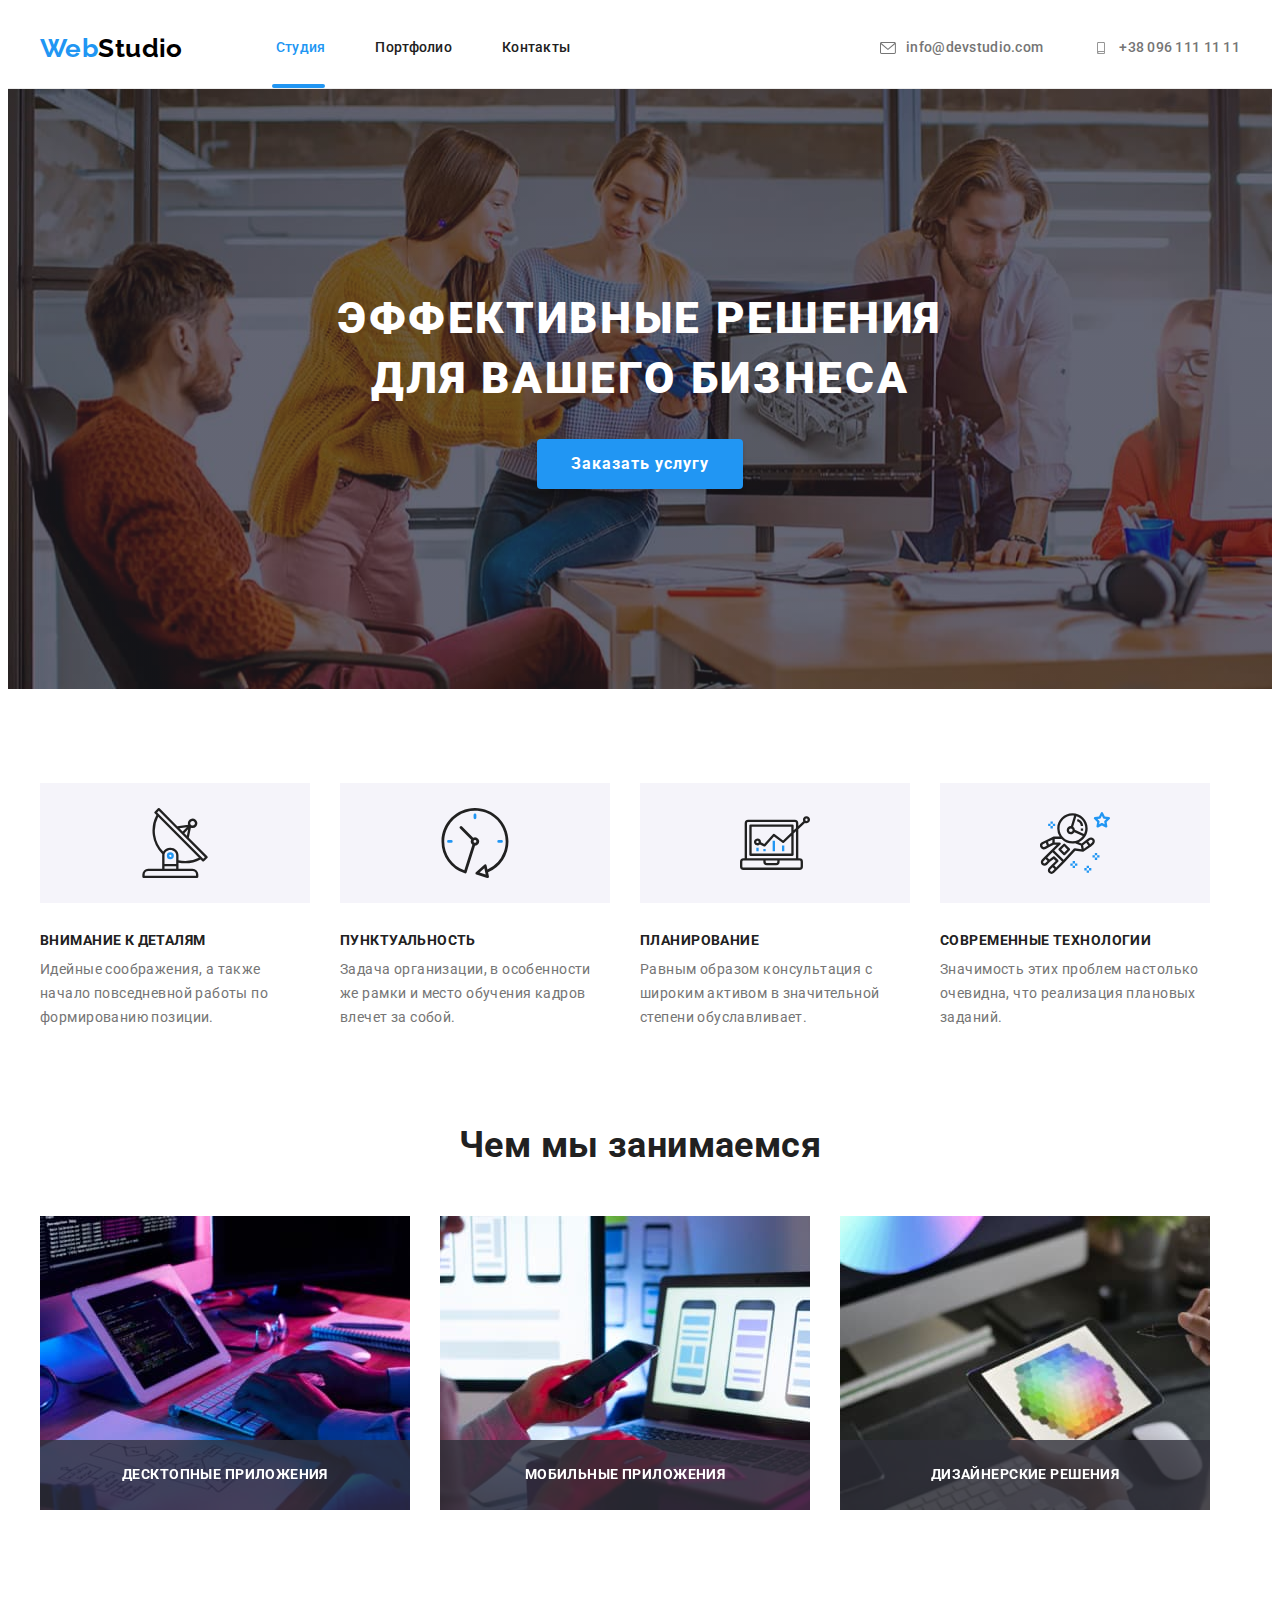
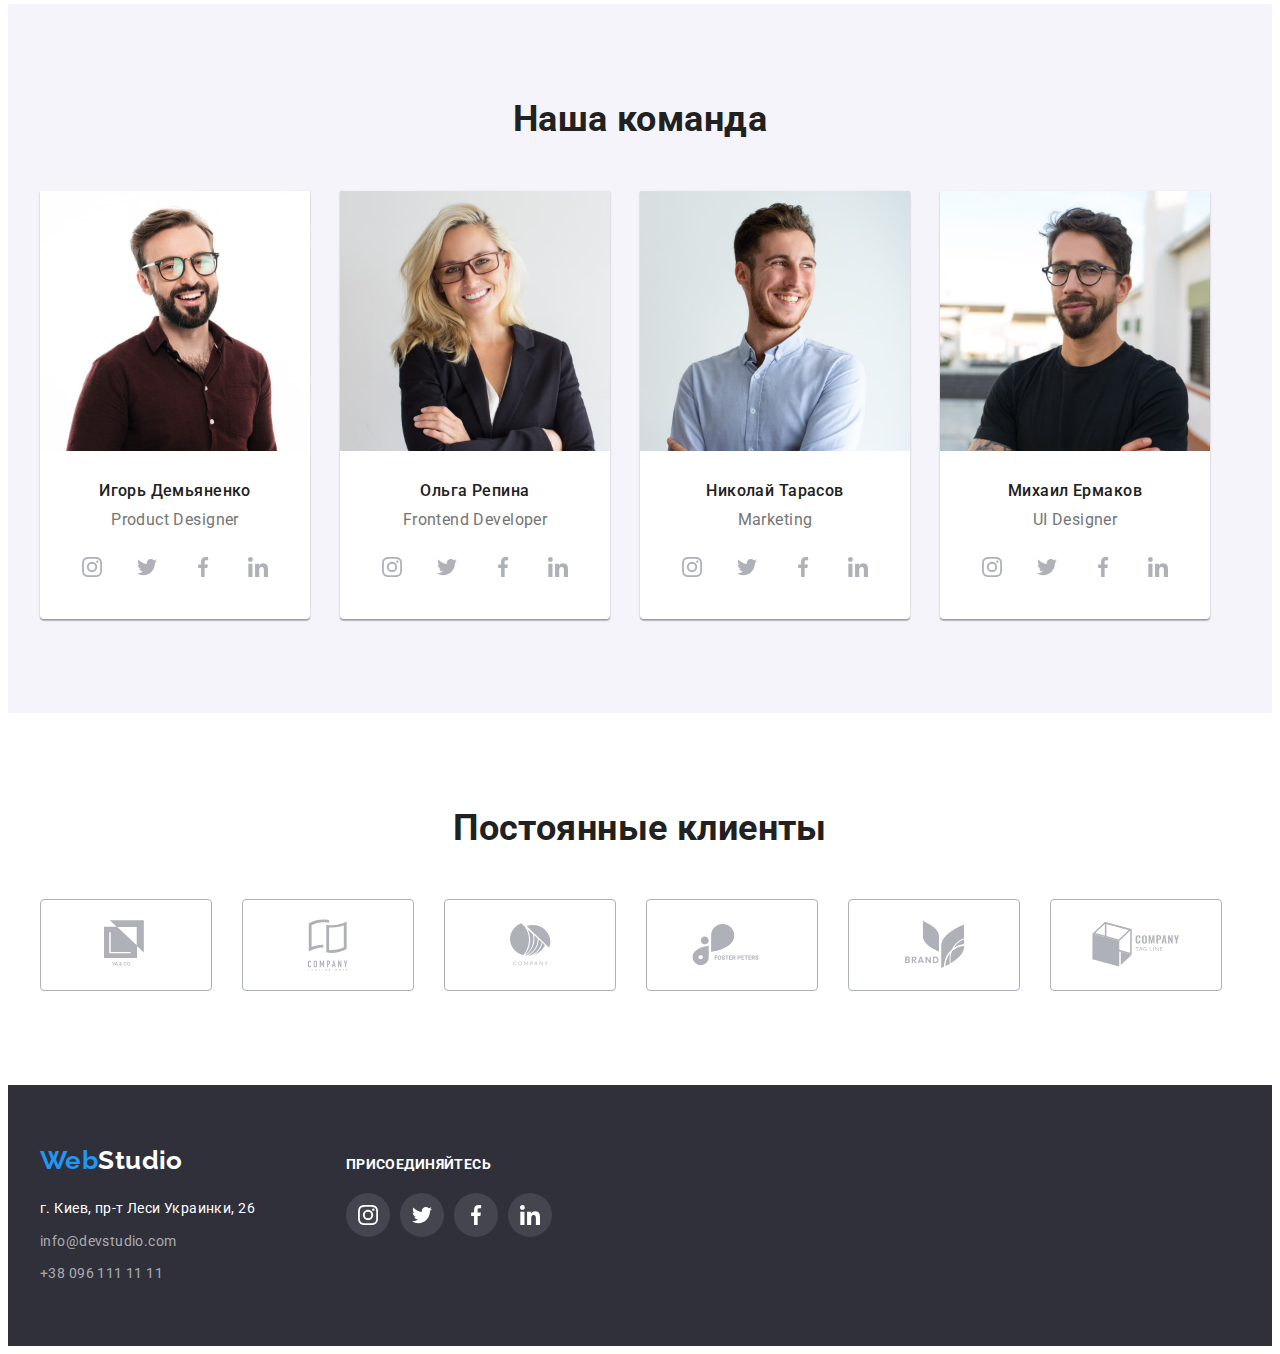
<file: index.html>
<!DOCTYPE html>
<html lang="ru">
  <head>
    <meta charset="UTF-8" />
    <meta http-equiv="X-UA-Compatible" content="IE=edge" />
    <meta name="viewport" content="width=device-width, initial-scale=1.0" />
    <link rel="preconnect" href="https://fonts.gstatic.com" />
    <link
      href="https://fonts.googleapis.com/css2?family=Raleway:wght@700&family=Roboto:wght@400;500;700;900&display=swap"
      rel="stylesheet"
    />
    <link rel="stylesheet" href="./css/styles.css" />
    <link
      rel="stylesheet"
      href="https://cdnjs.cloudflare.com/ajax/libs/modern-normalize/0.2.0/modern-normalize.min.css"
      integrity="sha512-sqIVMkf5f8XGYI/UZYGs7wODxlUeoj9JknataPfUwtvrSKWMHrMXGZ7Evb6nabFYJQG15vFFyALe6r0nWCD1Ug=="
      crossorigin="anonymous"
    />
    <title>Студия</title>
  </head>
  <body>
    <!--Header-->
    <header class="header">
      <div class="container">
        <nav class="navigation">
          <a href="./index.html" class="logo"
            ><span class="logo-web">Web</span>Studio</a
          >
          <ul class="list nav-links">
            <li class="item">
              <a href="./index.html" class="nav-link current-page">Студия</a>
            </li>
            <li class="item">
              <a href="./portfolio.html" class="nav-link">Портфолио</a>
            </li>
            <li class="item">
              <a href="#" class="nav-link">Контакты</a>
            </li>
          </ul>
        </nav>
        <ul class="list header-contacts">
          <li class="item">
            <a href="mailto:info@devstudio.com" class="header-contact">
              <svg class="icon" aria-label="Электронный адрес" width="16px" height="12px">
                <use href="./images/icons.svg#envelope"></use>
              </svg>
              info@devstudio.com</a
            >
          </li>
          <li class="item">
            <a href="tel:+380961111111" class="header-contact">
              <svg class="icon" aria-label="Номер телефона" width="16px" height="12px">
                <use href="./images/icons.svg#smartphone"></use>
              </svg>
              +38 096 111 11 11</a
            >
          </li>
        </ul>
      </div>
    </header>
    <main>
      <!--Hero-->
      <section class="section hero">
        <h1 class="hero-title">ЭФФЕКТИВНЫЕ РЕШЕНИЯ ДЛЯ ВАШЕГО БИЗНЕСА</h1>
        <button
          data-modal-open
          type="button"
          value="Заказать услугу"
          class="hero-button"
        >
          Заказать услугу
        </button>
        <div data-modal class="backdrop is-hidden">
          <div class="modal">
            <button
              data-modal-close
              type="button"
              value="закрыть окно"
              class="modal-close"
            >
              <svg aria-label="закрыть окно" width="18px" height="18x">
                <use href="./images/icons.svg#icon-x"></use>
              </svg>
            </button>
          </div>
        </div>
      </section>
      <!--feature-->
      <section class="section">
        <div class="container">
          <h2 class="visually-hidden">Наши преимущества</h2>
          <ul class="feature list">
            <li class="item">
              <div class="feature-icon">
                <svg aria-label="Иконка антенны" width="70px" height="70px">
                  <use href="./images/icons.svg#antenna"></use>
                </svg>
              </div>
              <h3 class="feature-title">Внимание к деталям</h3>
              <p>
                Идейные соображения, а также начало повседневной работы по
                формированию позиции.
              </p>
            </li>
            <li class="item">
              <div class="feature-icon">
                <svg aria-label="Иконка часов" width="70px" height="70px">
                  <use href="./images/icons.svg#clock"></use>
                </svg>
              </div>
              <h3 class="feature-title">Пунктуальность</h3>
              <p>
                Задача организации, в особенности же рамки и место обучения
                кадров влечет за собой.
              </p>
            </li>
            <li class="item">
              <div class="feature-icon">
                <svg aria-label="Иконка диаграммы" width="70px" height="70px">
                  <use href="./images/icons.svg#diagram"></use>
                </svg>
              </div>
              <h3 class="feature-title">Планирование</h3>
              <p>
                Равным образом консультация с широким активом в значительной
                степени обуславливает.
              </p>
            </li>
            <li class="item">
              <div class="feature-icon">
                <svg aria-label="Иконка астронавта" width="70px" height="70px">
                  <use href="./images/icons.svg#astronaut"></use>
                </svg>
              </div>
              <h3 class="feature-title">Современные технологии</h3>
              <p>
                Значимость этих проблем настолько очевидна, что реализация
                плановых заданий.
              </p>
            </li>
          </ul>
        </div>
      </section>
      <!--Our work-->
      <section class="section our-work">
        <div class="container">
          <h2 class="section-title">Чем мы занимаемся</h2>
          <ul class="our-work-lists list">
            <li class="our-work-list">
              <div class="our-work-box">
                <h3 class="our-work-title">десктопные приложения</h3>
              </div>
              <img src="./images/box1.jpg" alt="Пишем код" width="370" />
            </li>
            <li class="our-work-list">
              <div class="our-work-box">
                <h3 class="our-work-title">мобильные приложения</h3>
              </div>
              <img
                src="./images/box2.jpg"
                alt="Разрабатываем мобильные приложения"
                width="370"
              />
            </li>
            <li class="our-work-list">
              <div class="our-work-box">
                <h3 class="our-work-title">дизайнерские решения</h3>
              </div>
              <img
                src="./images/box3.jpg"
                alt="Разрабатываем дизайн"
                width="370"
              />
            </li>
          </ul>
        </div>
      </section>
      <!--Our team-->
      <section class="section our-team">
        <div class="container">
          <h2 class="section-title">Наша команда</h2>
          <ul class="team-list list">
            <li class="item">
              <img
                src="./images/photo1.jpg"
                alt="Фото Игоря Демьяненко"
                width="270"
              />
              <div class="member-description">
                <h3 class="team-member">Игорь Демьяненко</h3>
                <p class="team-position">Product Designer</p>
                <ul class="member-social-links">
                  <li>
                    <a
                      href="#"
                      class="social-link"
                      aria-label="иконка instagram"
                    >
                      <svg class="icon" width="20px" height="20px">
                        <use href="./images/icons.svg#instagram"></use>
                      </svg>
                    </a>
                  </li>
                  <li>
                    <a href="#" class="social-link" aria-label="иконка twitter">
                      <svg class="icon" width="20px" height="20px">
                        <use href="./images/icons.svg#twitter"></use>
                      </svg>
                    </a>
                  </li>
                  <li>
                    <a
                      href="#"
                      class="social-link"
                      aria-label="иконка facebook"
                    >
                      <svg class="icon" width="20px" height="20px">
                        <use href="./images/icons.svg#facebook"></use>
                      </svg>
                    </a>
                  </li>
                  <li>
                    <a
                      href="#"
                      class="social-link"
                      aria-label="иконка linkedin"
                    >
                      <svg class="icon" width="20px" height="20px">
                        <use href="./images/icons.svg#linkedin"></use>
                      </svg>
                    </a>
                  </li>
                </ul>
              </div>
            </li>
            <li class="item">
              <img
                src="./images/photo2.jpg"
                alt="Фото Ольги Репиной"
                width="270"
              />
              <div class="member-description">
                <h3 class="team-member">Ольга Репина</h3>
                <p class="team-position">Frontend Developer</p>
                <ul class="member-social-links">
                  <li>
                    <a
                      href="#"
                      class="social-link"
                      aria-label="иконка instagram"
                    >
                      <svg class="icon" width="20px" height="20px">
                        <use href="./images/icons.svg#instagram"></use>
                      </svg>
                    </a>
                  </li>
                  <li>
                    <a href="#" class="social-link" aria-label="иконка twitter">
                      <svg class="icon" width="20px" height="20px">
                        <use href="./images/icons.svg#twitter"></use>
                      </svg>
                    </a>
                  </li>
                  <li>
                    <a
                      href="#"
                      class="social-link"
                      aria-label="иконка facebook"
                    >
                      <svg class="icon" width="20px" height="20px">
                        <use href="./images/icons.svg#facebook"></use>
                      </svg>
                    </a>
                  </li>
                  <li>
                    <a
                      href="#"
                      class="social-link"
                      aria-label="иконка linkedin"
                    >
                      <svg class="icon" width="20px" height="20px">
                        <use href="./images/icons.svg#linkedin"></use>
                      </svg>
                    </a>
                  </li>
                </ul>
              </div>
            </li>
            <li class="item">
              <img
                src="./images/photo3.jpg"
                alt="Фото Николая Тарасова"
                width="270"
              />
              <div class="member-description">
                <h3 class="team-member">Николай Тарасов</h3>
                <p class="team-position">Marketing</p>
                <ul class="member-social-links">
                  <li>
                    <a
                      href="#"
                      class="social-link"
                      aria-label="иконка instagram"
                    >
                      <svg class="icon" width="20px" height="20px">
                        <use href="./images/icons.svg#instagram"></use>
                      </svg>
                    </a>
                  </li>
                  <li>
                    <a href="#" class="social-link" aria-label="иконка twitter">
                      <svg class="icon" width="20px" height="20px">
                        <use href="./images/icons.svg#twitter"></use>
                      </svg>
                    </a>
                  </li>
                  <li>
                    <a
                      href="#"
                      class="social-link"
                      aria-label="иконка facebook"
                    >
                      <svg class="icon" width="20px" height="20px">
                        <use href="./images/icons.svg#facebook"></use>
                      </svg>
                    </a>
                  </li>
                  <li>
                    <a
                      href="#"
                      class="social-link"
                      aria-label="иконка linkedin"
                    >
                      <svg class="icon" width="20px" height="20px">
                        <use href="./images/icons.svg#linkedin"></use>
                      </svg>
                    </a>
                  </li>
                </ul>
              </div>
            </li>
            <li class="item">
              <img
                src="./images/photo4.jpg"
                alt="Фото Михаила Ермакова"
                width="270"
              />
              <div class="member-description">
                <h3 class="team-member">Михаил Ермаков</h3>
                <p class="team-position">UI Designer</p>
                <ul class="member-social-links">
                  <li>
                    <a
                      href="#"
                      class="social-link"
                      aria-label="иконка instagram"
                    >
                      <svg class="icon" width="20px" height="20px">
                        <use href="./images/icons.svg#instagram"></use>
                      </svg>
                    </a>
                  </li>
                  <li>
                    <a href="#" class="social-link" aria-label="иконка twitter">
                      <svg class="icon" width="20px" height="20px">
                        <use href="./images/icons.svg#twitter"></use>
                      </svg>
                    </a>
                  </li>
                  <li>
                    <a
                      href="#"
                      class="social-link"
                      aria-label="иконка facebook"
                    >
                      <svg class="icon" width="20px" height="20px">
                        <use href="./images/icons.svg#facebook"></use>
                      </svg>
                    </a>
                  </li>
                  <li>
                    <a
                      href="#"
                      class="social-link"
                      aria-label="иконка linkedin"
                    >
                      <svg class="icon" width="20px" height="20px">
                        <use href="./images/icons.svg#linkedin"></use>
                      </svg>
                    </a>
                  </li>
                </ul>
              </div>
            </li>
          </ul>
        </div>
      </section>

      <!-- Regular clients -->

      <section class="section">
        <div class="container">
          <h2 class="section-title">Постоянные клиенты</h2>
          <ul class="regular-clients">
            <li class="item">
              <a href="#" class="client-link">
                <svg class="icon" width="44px" height="49px">
                  <use href="./images/icons.svg#logo1"></use></svg></a>
            </li>
            <li class="item">
              <a href="#" class="client-link">
                <svg class="icon" width="40px" height="52px">
                  <use href="./images/icons.svg#logo2"></use></svg></a>
            </li>
            <li class="item">
              <a href="#" class="client-link">
                <svg class="icon" width="41px" height="43px">
                  <use href="./images/icons.svg#logo3"></use></svg></a>
            </li>
            <li class="item">
              <a href="#" class="client-link">
                <svg class="icon" width="80px" height="42px">
                  <use href="./images/icons.svg#logo4"></use></svg></a>
            </li>
            <li class="item">
              <a href="#" class="client-link">
                <svg class="icon" width="59px" height="47px">
                  <use href="./images/icons.svg#logo5"></use></svg></a>
            </li>
            <li class="item">
              <a href="#" class="client-link">
                <svg class="icon" width="88px" height="45px">
                  <use href="./images/icons.svg#logo6"></use></svg></a>
            </li>
          </ul>
        </div>
      </section>
    </main>
    <!--Footer-->
    <footer class="footer">
      <div class="container">
        <div class="address-thumb">
          <a href="./index.html" class="logo">
            <span class="logo-web">Web</span>Studio</a
          >
          <address class="address">
            г. Киев, пр-т Леси Украинки, 26
            <a href="mailto:info@devstudio.com" class="footer-contacts"
              >info@devstudio.com</a
            >
            <a href="tel:+380961111111" class="footer-contacts"
              >+38 096 111 11 11</a
            >
          </address>
        </div>
        <div class="member-social-links-thumb">
          <h2 class="footer-title">присоединяйтесь</h2>
          <ul class="footer-social-links">
            <li class="footer-social-link">
              <a href="#" class="social-link" aria-label="иконка instagram">
                <svg class="icon" width="20px" height="20px">
                  <use href="./images/icons.svg#instagram"></use>
                </svg>
              </a>
            </li>
            <li class="footer-social-link">
              <a href="#" class="social-link" aria-label="иконка twitter">
                <svg class="icon" width="20px" height="20px">
                  <use href="./images/icons.svg#twitter"></use>
                </svg>
              </a>
            </li>
            <li class="footer-social-link">
              <a href="#" class="social-link" aria-label="иконка facebook">
                <svg class="icon" width="20px" height="20px">
                  <use href="./images/icons.svg#facebook"></use>
                </svg>
              </a>
            </li>
            <li class="footer-social-link">
              <a href="#" class="social-link" aria-label="иконка linkedin">
                <svg class="icon" width="20px" height="20px">
                  <use href="./images/icons.svg#linkedin"></use>
                </svg>
              </a>
            </li>
          </ul>
        </div>
      </div>
    </footer>
    <script src="./js/modal.js"></script>
  </body>
</html>
</file>
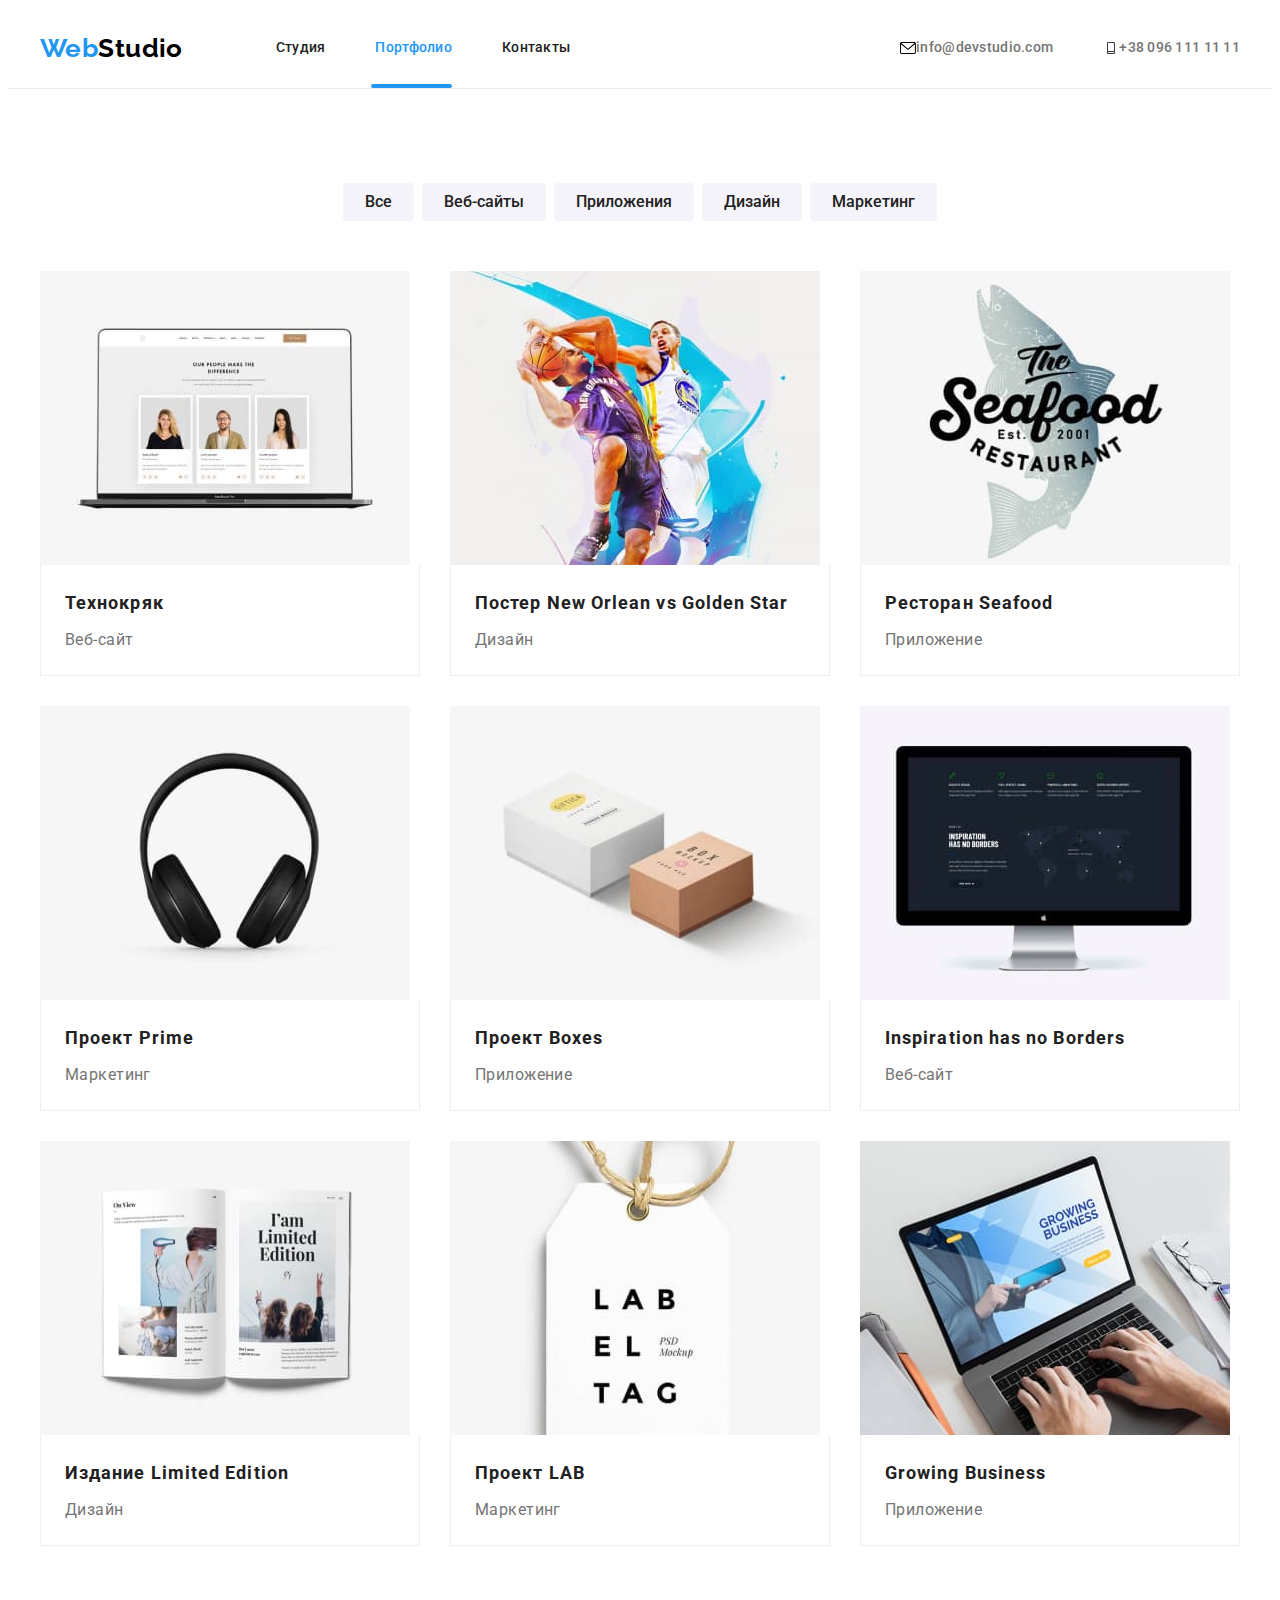
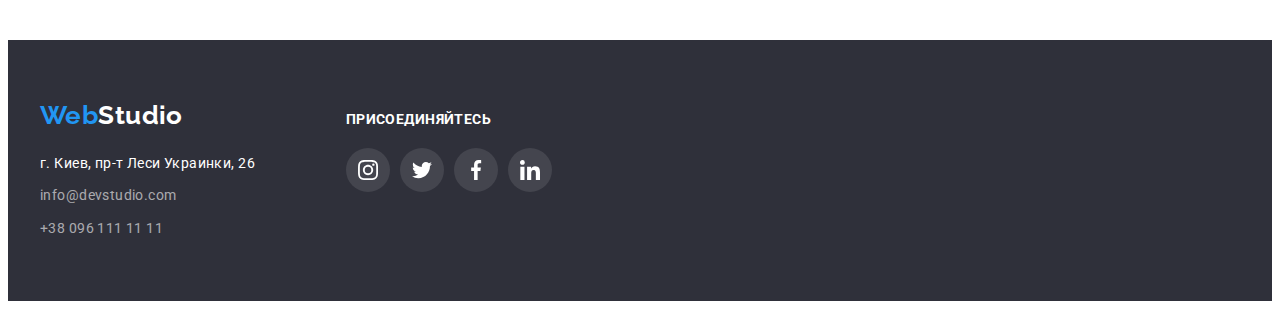
<file: portfolio.html>
<!DOCTYPE html>
<html lang="ru">
  <head>
    <meta charset="UTF-8" />
    <meta http-equiv="X-UA-Compatible" content="IE=edge" />
    <meta name="viewport" content="width=device-width, initial-scale=1.0" />
    <link rel="preconnect" href="https://fonts.gstatic.com" />
    <link
      href="https://fonts.googleapis.com/css2?family=Raleway:wght@700&family=Roboto:wght@400;500;700;900&display=swap"
      rel="stylesheet"
    />
    <link rel="stylesheet" href="./css/styles.css" />
    <link
      rel="stylesheet"
      href="https://cdnjs.cloudflare.com/ajax/libs/modern-normalize/0.2.0/modern-normalize.min.css"
      integrity="sha512-sqIVMkf5f8XGYI/UZYGs7wODxlUeoj9JknataPfUwtvrSKWMHrMXGZ7Evb6nabFYJQG15vFFyALe6r0nWCD1Ug=="
      crossorigin="anonymous"
    />
    <title>Портфолио</title>
  </head>
  <body>
    <!--Header-->
    <header class="header">
      <div class="container">
        <nav class="navigation">
          <a href="./index.html" class="logo"
            ><span class="logo-web">Web</span>Studio</a
          >
          <ul class="list nav-links">
            <li class="item">
              <a href="./index.html" class="nav-link">Студия</a>
            </li>
            <li class="item">
              <a href="./portfolio.html" class="nav-link current-page"
                >Портфолио</a
              >
            </li>
            <li class="item">
              <a href="#" class="nav-link">Контакты</a>
            </li>
          </ul>
        </nav>
        <ul class="list header-contacts">
          <li class="item">
            <a href="mailto:info@devstudio.com" class="header-contact">
              <svg aria-label="Электронный адрес" width="16px" height="12px">
                <use href="./images/icons.svg#envelope"></use>
              </svg>
              info@devstudio.com</a>
          </li>
          <li class="item">
            <a href="tel:+380961111111" class="header-contact">
              <svg aria-label="Номер телефона" width="16px" height="12px">
                <use href="./images/icons.svg#smartphone"></use>
              </svg>
              +38 096 111 11 11</a>
          </li>
        </ul>
      </div>
    </header>
    <main>
      <!-- Our portfolio -->
      <section class="section">
        <div class="container">
          <h1 class="visually-hidden">Наше портфолио</h1>
          <h2 class="visually-hidden">Work filter</h2>
          <ul class="work-filter list">
            <li class="item">
              <button type="button" class="filter-button">Все</button>
            </li>
            <li class="item">
              <button type="button" class="filter-button">Веб-сайты</button>
            </li>
            <li class="item">
              <button type="button" class="filter-button">Приложения</button>
            </li>
            <li class="item">
              <button type="button" class="filter-button">Дизайн</button>
            </li>
            <li class="item">
              <button type="button" class="filter-button">Маркетинг</button>
            </li>
          </ul>
          <h2 class="visually-hidden">Work list</h2>
          <ul class="work-list list">
            <li class="item">
              <img src="./images/portfolio/work1.jpg" alt="Ноутбук с
              изображением лендинга" width: 370px; />
              <div class="work-list-content">
                <h3 class="work-name">Технокряк</h3>
                <p class="work-type">Веб-сайт</p>
              </div>
            </li>
            <li class="item">
              <img src="./images/portfolio/work2.jpg" alt="Два баскетболиста"
              width: 370px; />
              <div class="work-list-content">
                <h3 class="work-name">Постер New Orlean vs Golden Star</h3>
                <p class="work-type">Дизайн</p>
              </div>
            </li>
            <li class="item">
              <img src="./images/portfolio/work3.jpg" alt="Логотип Seafood"
              width: 370px; />
              <div class="work-list-content">
                <h3 class="work-name">Ресторан Seafood</h3>
                <p class="work-type">Приложение</p>
              </div>
            </li>
            <li class="item">
              <img src="./images/portfolio/work4.jpg" alt="Наушники" width:
              370px; />
              <div class="work-list-content">
                <h3 class="work-name">Проект Prime</h3>
                <p class="work-type">Маркетинг</p>
              </div>
            </li>
            <li class="item">
              <img src="./images/portfolio/work5.jpg" alt="Коробки" width:
              370px; />
              <div class="work-list-content">
                <h3 class="work-name">Проект Boxes</h3>
                <p class="work-type">Приложение</p>
              </div>
            </li>
            <li class="item">
              <img src="./images/portfolio/work6.jpg" alt="Монитор" width:
              370px; />
              <div class="work-list-content">
                <h3 class="work-name">Inspiration has no Borders</h3>
                <p class="work-type">Веб-сайт</p>
              </div>
            </li>
            <li class="item">
              <img src="./images/portfolio/work7.jpg" alt="Книга" />
              <div class="work-list-content">
                <h3 class="work-name">Издание Limited Edition</h3>
                <p class="work-type">Дизайн</p>
              </div>
            </li>
            <li class="item">
              <img src="./images/portfolio/work8.jpg" alt="Бирка LAB" width:
              370px; />
              <div class="work-list-content">
                <h3 class="work-name">Проект LAB</h3>
                <p class="work-type">Маркетинг</p>
              </div>
            </li>
            <li class="item">
              <img src="./images/portfolio/work9.jpg" alt="Работа за ноутбуком"
              width: 370px; />
              <div class="work-list-content">
                <h3 class="work-name">Growing Business</h3>
                <p class="work-type">Приложение</p>
              </div>
            </li>
          </ul>
        </div>
      </section>
    </main>
    <!--Footer-->
    <footer class="footer">
      <div class="container">
        <div class="address-thumb">
          <a href="./index.html"" class=" logo"> <span class="logo-web">Web</span>Studio</a>
          <address class="address">
            г. Киев, пр-т Леси Украинки, 26
            <a href="mailto:info@devstudio.com" class="footer-contacts">info@devstudio.com</a>
            <a href="tel:+380961111111" class="footer-contacts">+38 096 111 11 11</a>
          </address>
        </div>
        <div class="member-social-links-thumb">
          <h2 class="footer-title">присоединяйтесь</h2>
          <ul class="footer-social-links">
            <li class="footer-social-link">
              <a href="#" class="social-link" aria-label="иконка instagram">
                <svg class="icon" width="20px" height="20px">
                  <use href="./images/icons.svg#instagram"></use>
                </svg>
              </a>
            </li>
            <li class="footer-social-link">
              <a href="#" class="social-link" aria-label="иконка twitter">
                <svg class="icon" width="20px" height="20px">
                  <use href="./images/icons.svg#twitter"></use>
                </svg>
              </a>
            </li>
            <li class="footer-social-link">
              <a href="#" class="social-link" aria-label="иконка facebook">
                <svg class="icon" width="20px" height="20px">
                  <use href="./images/icons.svg#facebook"></use>
                </svg>
              </a>
            </li>
            <li class="footer-social-link">
              <a href="#" class="social-link" aria-label="иконка linkedin">
                <svg class="icon" width="20px" height="20px">
                  <use href="./images/icons.svg#linkedin"></use>
                </svg>
              </a>
            </li>
          </ul>
        </div>
      </div>
    </footer>
  </body>
</html>
</file>
<file: css/styles.css>
:root {
  --text-color: #757575;
  --accent: #2196f3;
  --heading-color: #212121;
  --white-color: #ffffff;
  --black-color: #000000;
  --background-dark: #2f303a;
  --background-grey: #f5f4fa;
  --icon-color: #afb1b8;
  --duration: 250ms;
  --cubic-bezier: cubic-bezier(0.4, 0, 0.2, 1);
}

body {
  font-family: "Roboto", sans-serif;
  font-style: normal;
  font-weight: normal;
  font-size: 14px;
  line-height: 1.71;
  letter-spacing: 0.03em;
  color: var(--text-color);
}

a {
  text-decoration: none;
}

li {
  list-style: none;
}

img {
  display: block;
  max-width: 100%;
  height: auto;
}

button {
  font-family: inherit;
  cursor: pointer;
  background-color: inherit;
  border: none;
}

h1,
h2,
h3,
h4,
h5,
h6,
p {
  margin-top: 0;
  margin-bottom: 0;
}

/* components */

.container {
  width: 1200px;
  padding-left: 15px;
  padding-right: 15px;
  margin-left: auto;
  margin-right: auto;
}

.list {
  list-style: none;
  padding-left: 0;
  margin: 0;
}

.logo {
  font-family: Raleway, sans-serif;
  font-style: normal;
  font-weight: bold;
  font-size: 26px;
  line-height: 1.19;
}

.logo-web {
  color: var(--accent);
}

.header .logo {
  color: var(--black-color);
}

.footer .logo {
  color: var(--white-color);
}

.section {
  padding-top: 94px;
  padding-bottom: 94px;
}

.section-title {
  margin-bottom: 50px;
  font-size: 36px;
  line-height: 1.17;
  text-align: center;
  color: var(--heading-color);
}

.visually-hidden {
  position: absolute;
  width: 1px;
  height: 1px;
  margin: -1px;
  border: 0;
  padding: 0;

  white-space: nowrap;
  clip-path: inset(100%);
  clip: rect(0 0 0 0);
  overflow: hidden;
}

/* header */

.header {
  border-bottom: 1px solid #ececec;
}

.header .container,
.navigation,
.nav-links,
.header-contacts {
  display: flex;
  align-items: center;
}

.logo {
  margin-right: 93px;
}

.nav-link {
  color: var(--heading-color);
}

.nav-links .item:not(:last-child) {
  margin-right: 50px;
}

.header-contacts {
  margin-left: auto;
}

.header-contacts .item + .item {
  margin-left: 50px;
}

.nav-link,
.header-contact {
  display: flex;
  align-items: center;
  padding-top: 32px;
  padding-bottom: 32px;

  font-weight: 500;
  line-height: 1.14;
  letter-spacing: 0.02em;

  transition: color var(--duration) var(--cubic-bezier);
}

.header-contact {
  color: var(--text-color);
}

.header-contact .icon {
  margin-right: 10px;
  fill: currentColor;

  transition: fill var(--duration) var(--cubic-bezier);
}

.nav-link:hover,
.nav-link:focus,
.header-contact:hover,
.header-contact:focus,
.footer-contacts:hover,
.footer-contacts:focus {
  color: var(--accent);
}

.header-contact:hover .icon,
.header-contact:focus .icon {
  fill: var(--accent);
}

.current-page {
  position: relative;
  color: var(--accent);
  font-weight: 500;
  letter-spacing: 0.02em;
}

.current-page::after {
  content: "";
  position: absolute;
  right: 0;
  bottom: 0;
  width: 100%;
  border: 2px solid var(--accent);
  border-radius: 2px;
}

/* hero */

.hero {
  padding-top: 200px;
  padding-bottom: 200px;
  margin-left: auto;
  margin-right: auto;

  max-width: 1600px;

  background-color: #c4c4c4;
  background-image: linear-gradient(
      to right,
      rgba(47, 48, 58, 0.4),
      rgba(47, 48, 58, 0.4)
    ),
    url(../images/main-bg.jpg);
  background-size: cover;
}

.hero-title {
  max-width: 696px;
  margin-left: auto;
  margin-right: auto;
  margin-top: 0;
  margin-bottom: 30px;

  font-weight: 900;
  font-size: 44px;
  line-height: 1.36;
  text-align: center;
  letter-spacing: 0.06em;
  text-transform: uppercase;
  color: var(--white-color);
}

.hero-button {
  margin-left: auto;
  margin-right: auto;
  padding: 10px 34px;

  font-weight: bold;
  font-size: 16px;
  line-height: 1.87;
  display: flex;
  align-items: center;
  text-align: center;
  letter-spacing: 0.06em;
  cursor: pointer;
  border: 0;
  color: var(--white-color);
  background-color: var(--accent);
  box-shadow: 0px 4px 4px rgba(0, 0, 0, 0.15);
  border-radius: 4px;
}

.backdrop {
  position: fixed;
  top: 0;
  left: 0;

  width: 100%;
  height: 100%;

  background-color: rgba(0, 0, 0, 0.2);

  opacity: 1;

  transition: opacity var(--duration) var(--cubic-bezier);
}

.backdrop.is-hidden {
  opacity: 0;
  pointer-events: none;
}

.backdrop.is-hidden .modal {
  transform: translate(-50%, -50%) scale(0.9);
  transition: transform var(--duration) var(--cubic-bezier);
}

.modal {
  position: absolute;
  top: 50%;
  left: 50%;

  width: 528px;
  height: 581px;

  border-radius: 4px;
  background-color: var(--white-color);
  box-shadow: 0px 1px 3px rgba(0, 0, 0, 0.12), 0px 1px 1px rgba(0, 0, 0, 0.14),
    0px 2px 1px rgba(0, 0, 0, 0.2);

  transform: translate(-50%, -50%) scale(1);
  transition: transform var(--duration) var(--cubic-bezier);
}

.modal-close {
  position: absolute;
  top: 8px;
  right: 8px;
  display: flex;
  justify-content: center;
  align-items: center;
  width: 30px;
  height: 30px;
  border-radius: 50%;
  border: 1px solid rgba(0, 0, 0, 0.1);
}

/* feature */

.feature {
  display: flex;
  margin: -15px;
}

.feature .item {
  width: 270px;
  margin: 15px;
}

.feature-title {
  margin-bottom: 10px;
  font-size: 14px;
  line-height: 1.14;
  text-transform: uppercase;
  color: var(--heading-color);
}

.feature-icon {
  height: 120px;
  margin-bottom: 30px;
  background-color: var(--background-grey);
}

.feature-icon {
  display: flex;
  justify-content: center;
  align-items: center;
}

/* Our work */

.our-work {
  padding-top: 0;
}

.our-work-lists {
  display: flex;
  margin: -15px;
}

.our-work-list {
  position: relative;
  margin: 15px;
}

.our-work-box {
  position: absolute;
  bottom: 0;
  display: flex;
  align-items: center;
  justify-content: center;
  width: 100%;
  height: 70px;
  background: rgba(47, 48, 58, 0.8);
}

.our-work-title {
  font-weight: bold;
  font-size: 14px;
  line-height: 1.14;
  text-transform: uppercase;
  color: var(--white-color);
}

/* Our team */

.our-team {
  background-color: var(--background-grey);
}

.member-description {
  padding: 30px;
}

.team-list {
  display: flex;
  margin: -15px;
}

.team-list .item {
  max-width: 270px;
  margin: 15px;
  background-color: var(--white-color);
  box-shadow: 0px 1px 3px rgba(0, 0, 0, 0.12), 0px 1px 1px rgba(0, 0, 0, 0.14),
    0px 2px 1px rgba(0, 0, 0, 0.2);
  border-radius: 0px 0px 4px 4px;
}

.team-member {
  margin-bottom: 10px;
  font-weight: 500;
  font-size: 16px;
  line-height: 1.19;
  text-align: center;
  color: var(--heading-color);
}

.team-position {
  margin-bottom: 16px;
  font-size: 16px;
  line-height: 1.19;
  text-align: center;
}

.member-social-links {
  padding: 0;
  display: flex;
  justify-content: space-between;
}

.social-link {
  display: flex;
  justify-content: center;
  align-items: center;
  width: 44px;
  height: 44px;
  border-radius: 50%;
  transition: background-color var(--duration) var(--cubic-bezier);
}

.member-social-links .icon {
  fill: var(--icon-color);
  transition: fill var(--duration) var(--cubic-bezier);
}

.member-social-links .social-link:hover .icon,
.member-social-links .social-link:focus .icon {
  fill: var(--white-color);
}

.member-social-links .social-link:hover,
.member-social-links .social-link:focus {
  background-color: var(--accent);
}

/* Regular clients */

.regular-clients {
  display: flex;
  padding: 0;
  margin: 0;
}

.regular-clients .item:not(:last-child) {
  margin-right: 30px;
}

.client-link {
  display: flex;
  justify-content: center;
  align-items: center;
  width: 170px;
  height: 90px;
  border: 1px solid var(--icon-color);
  border-radius: 4px;
  transition: border-color var(--duration) var(--cubic-bezier);
}

.regular-clients .icon {
  fill: var(--icon-color);
  transition: fill var(--duration) var(--cubic-bezier);
}

.client-link:hover,
.client-link:focus {
  border-color: var(--accent);
}

.client-link:hover .icon,
.client-link:focus .icon {
  fill: var(--accent);
}

/* Footer */

.footer {
  padding-top: 60px;
  padding-bottom: 60px;
  background-color: var(--background-dark);
}

.footer .logo {
  color: var(--white-color);
}

.address {
  margin-top: 20px;

  font-style: normal;
  color: var(--white-color);
}

.footer-contacts {
  display: block;
  margin-top: 9px;

  color: rgba(255, 255, 255, 0.6);

  transition: color var(--duration) var(--cubic-bezier);
}

.footer .container {
  display: flex;
  align-items: baseline;
}

.member-social-links-thumb {
  margin-left: 70px;
}

.footer-title {
  margin-bottom: 20px;
  font-weight: bold;
  font-size: 14px;
  line-height: 1.14;
  text-transform: uppercase;
  color: var(--white-color);
}

.footer-social-links {
  margin: 0;
  padding: 0;
  display: flex;
}

.footer-social-link:not(:last-child) {
  margin-right: 10px;
}

.footer-social-links .social-link {
  background-color: rgba(255, 255, 255, 0.1);
}

.footer-social-links .icon {
  fill: var(--white-color);
}

.footer-social-links .social-link:hover .icon,
.footer-social-links .social-link:focus .icon {
  fill: var(--white-color);
}

.footer-social-links .social-link:hover,
.footer-social-links .social-link:focus {
  background-color: var(--accent);
}

/* Work filter */

.work-filter {
  display: flex;
  justify-content: center;
  margin-bottom: 50px;
}

.work-filter .item + .item {
  margin-left: 8px;
}

.filter-button {
  padding: 6px 22px;
  font-weight: 500;
  font-size: 16px;
  line-height: 1.62;
  text-align: center;
  cursor: pointer;
  border: 0;
  border-radius: 4px;
  color: var(--heading-color);
  background-color: var(--background-grey);
  transition-property: color, background-color, box-shadow;
  transition-duration: var(--duration);
  transition-timing-function: var(--cubic-bezier);
}

.filter-button:hover,
.filter-button:focus {
  color: var(--white-color);
  background-color: var(--accent);
  box-shadow: 0px 3px 1px rgba(0, 0, 0, 0.1), 0px 1px 2px rgba(0, 0, 0, 0.08),
    0px 2px 2px rgba(0, 0, 0, 0.12);
}

/* Work list */

.work-list {
  display: flex;
  flex-wrap: wrap;
  margin: -15px;
}

.work-list .item {
  margin: 15px;
  flex-basis: calc(100% / 3 - 30px);
  box-sizing: border-box;
  transition: box-shadow var(--duration) var(--cubic-bezier);
}

.work-list .item:hover,
.work-list .item:focus {
  box-shadow: 0px 1px 1px rgba(0, 0, 0, 0.12), 0px 4px 4px rgba(0, 0, 0, 0.06),
    1px 4px 6px rgba(0, 0, 0, 0.16);
}

.work-list-content {
  padding: 20px 24px;
  border: 1px solid #eeeeee;
  border-top: none;
}

.work-name {
  margin-bottom: 4px;
  font-size: 18px;
  line-height: 2;
  letter-spacing: 0.06em;
  color: var(--heading-color);
}

.work-type {
  margin-bottom: 0;
  font-size: 16px;
  line-height: 1.87;
}

.work-photo {
  position: relative;
  overflow: hidden;
}

.work-overlay {
  position: absolute;
  top: 0;
  right: 0;
  display: flex;
  align-items: center;
  justify-content: center;
  width: 100%;
  height: 100%;
  background: rgba(33, 150, 243, 0.9);
  transform: translateY(100%);
  transition: transform var(--duration) var(--cubic-bezier);
}

.work-list .item:hover .work-overlay,
.work-list .item:focus .work-overlay {
  transform: translateY(0);
  transition: transform var(--duration) var(--cubic-bezier);
}

.work-overlay .text {
  margin: auto 24px;
  font-size: 18px;
  line-height: 1.56;
  color: var(--white-color);
}
</file>
